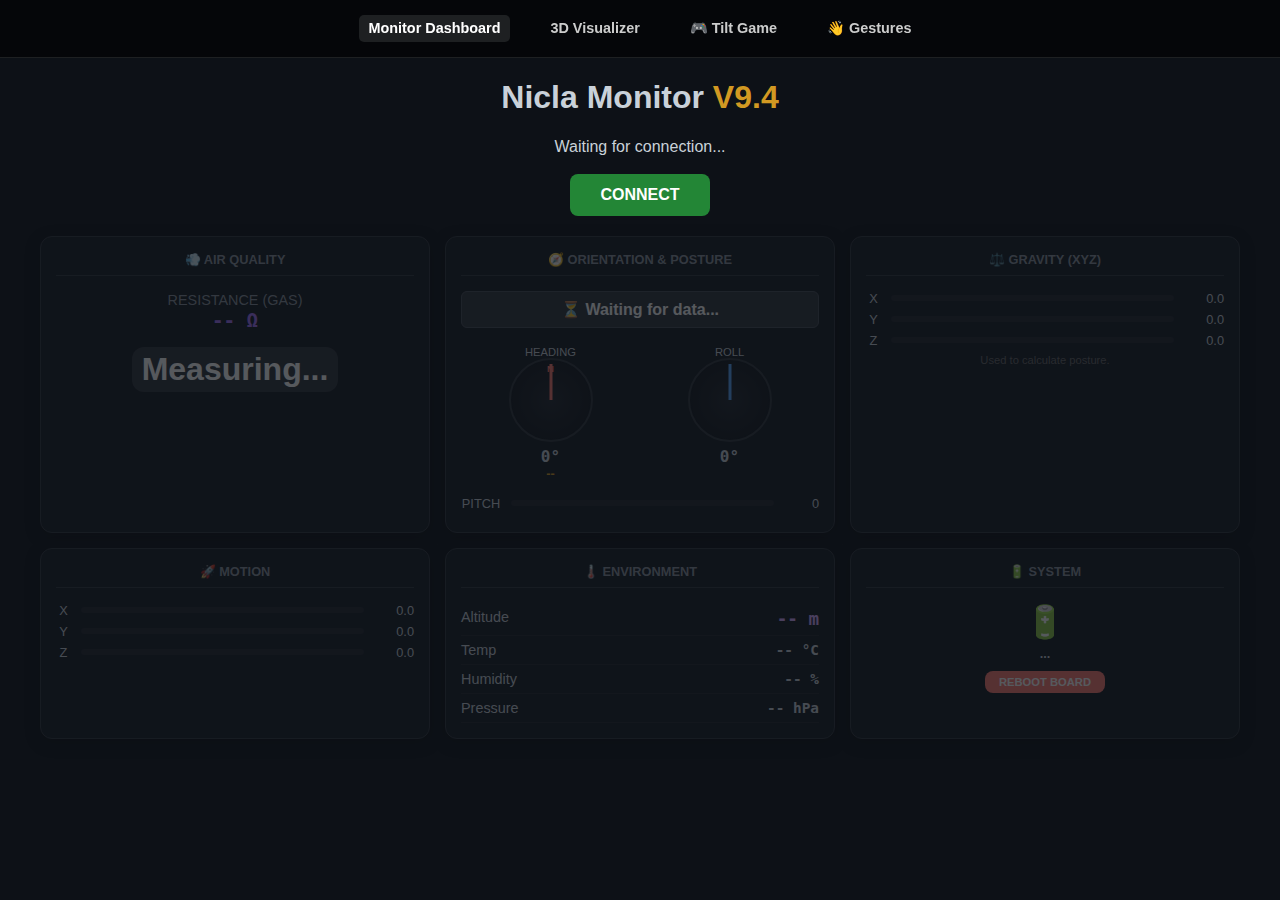
<file: docs/index.html>
<!DOCTYPE html>
<html lang="es">
<head>
    <meta charset="UTF-8">
    <meta name="viewport" content="width=device-width, initial-scale=1.0">
    <title>Nicla V9.4 - Dashboard Postura</title>
    <style>
        :root {
            --bg: #0d1117; --card: #161b22; --text: #c9d1d9; 
            --accent: #58a6ff; --danger: #ff7b72; --success: #3fb950;
            --warn: #d29922; --info: #d2a8ff; --purple: #a371f7;
            --badge-bg: #30363d;
        }
        /* 
         * GLOBAL STYLES
         * - Dark mode variables defined in :root for easy theming.
         * - Key colors: Accent (Blue), Danger (Red), Success (Green), Warn (Yellow).
         */
        body { font-family: 'Segoe UI', sans-serif; background: var(--bg); color: var(--text); padding: 20px; text-align: center; margin: 0;}
        
        .header { margin-bottom: 20px; }
        button { 
            padding: 12px 30px; border-radius: 8px; border: none; 
            background: #238636; color: white; font-weight: bold; 
            cursor: pointer; font-size: 1rem; transition: 0.2s;
        }
        button:hover { background: #2ea043; }
        
        .grid { 
            display: grid; grid-template-columns: repeat(auto-fit, minmax(300px, 1fr)); 
            gap: 15px; max-width: 1200px; margin: 0 auto; 
            opacity: 0.3; pointer-events: none; transition: opacity 0.5s;
        }
        .card { 
            background: var(--card); padding: 15px; border-radius: 12px; 
            border: 1px solid #30363d; box-shadow: 0 4px 15px rgba(0,0,0,0.3); 
        }
        h3 { margin: 0 0 15px 0; font-size: 0.8rem; text-transform: uppercase; color: #8b949e; border-bottom: 1px solid #30363d; padding-bottom: 8px; }

        /* COMPASS */
        .compass-row { display: flex; justify-content: space-around; }
        .compass-wrapper { position: relative; width: 90px; text-align: center; }
        .compass-circle {
            width: 80px; height: 80px; border: 2px solid #30363d; border-radius: 50%;
            background: radial-gradient(circle, #21262d 0%, #0d1117 100%);
            position: relative; margin: 0 auto; display: flex; justify-content: center; align-items: center;
        }
        .needle {
            width: 3px; height: 45%; background: var(--accent);
            position: absolute; bottom: 50%; left: 50%; transform-origin: bottom center;
            transform: translateX(-50%); transition: transform 0.1s linear;
        }
        .mark { position: absolute; font-size: 0.6rem; color: #484f58; font-weight: bold; }
        .mark.n { top: 3px; color: var(--danger); }
        .val-display { font-size: 1rem; font-weight: bold; margin-top: 5px; font-family: monospace;}
        .cardinal { font-size: 0.8rem; color: var(--warn); font-weight: bold; display: block;}

        /* POSTURE BADGE */
        .posture-badge {
            background: var(--badge-bg); color: white; padding: 8px; border-radius: 6px;
            font-weight: bold; margin-top: 15px; border: 1px solid #484f58;
            transition: background 0.3s;
        }

        /* BARS */
        .bar-container { display: flex; align-items: center; margin-bottom: 6px; font-size: 0.8rem; }
        .bar-track { flex-grow: 1; height: 6px; background: #21262d; border-radius: 3px; margin: 0 10px; position: relative; overflow: hidden; }
        .bar-fill { height: 100%; background: var(--accent); width: 0%; position: absolute; left: 50%; transition: 0.05s; }
        
        .data-row { display: flex; justify-content: space-between; border-bottom: 1px solid #21262d; padding: 6px 0; font-size: 0.9rem;}
        .data-val { font-weight: bold; font-family: monospace; }
        .alt-val { color: var(--info); font-size: 1.1rem; }

        /* --- PASTE INSIDE <style> --- */
        .air-quality-badge {
            display: inline-block;
            background: #30363d; color: #fff; 
            padding: 4px 10px; border-radius: 12px;
            font-size: 2rem; font-weight: bold;
            margin-top: 15px;
        }

        /* Navigation Bar */
        .nav-bar {
            position: relative;
            margin: -20px -20px 20px -20px; /* Counteract body padding */
            background: rgba(0, 0, 0, 0.6); /* Match style.css */
            backdrop-filter: blur(10px);
            display: flex;
            justify-content: center;
            padding: 15px;
            border-bottom: 1px solid rgba(255,255,255,0.1);
            z-index: 1000;
        }
        .nav-link {
            color: #ccc; /* Match style.css */
            text-decoration: none;
            margin: 0 15px;
            font-weight: 600;
            font-size: 0.9rem;
            padding: 5px 10px;
            border-radius: 5px;
            transition: all 0.2s;
            font-family: 'Segoe UI', sans-serif; /* Keep native font but same size */
        }
        .nav-link:hover, .nav-link.active {
            color: white;
            background: rgba(255,255,255,0.1);
        }
    </style>
</head>
<body>
    <nav class="nav-bar">
        <a href="index.html" class="nav-link active">Monitor Dashboard</a>
        <a href="3dmodel.html" class="nav-link">3D Visualizer</a>
        <a href="game.html" class="nav-link">🎮 Tilt Game</a>
        <a href="gestures.html" class="nav-link">👋 Gestures</a>
    </nav>

    <div class="header">
        <h1>Nicla Monitor <span style="color:var(--warn)">V9.4</span></h1>
        <div id="status">Waiting for connection...</div>
        <br><button id="connectBtn">CONNECT</button>
    </div>

    <div class="grid" id="uiGrid">
        
        <div class="card">
            <h3>💨 Air Quality</h3>
            <div style="text-align:center; margin-top:10px">
                <span style="font-size:0.9rem; color:#8b949e">RESISTANCE (GAS)</span><br>
                <span id="valGas" class="data-val" style="color:var(--purple); font-size:1.2rem;">-- Ω</span>
                <br>
                <span id="gasBadge" class="air-quality-badge">Measuring...</span>
            </div>
        </div>
        
        <div class="card">
            <h3>🧭 Orientation & Posture</h3>
            
            <div id="postureDisplay" class="posture-badge">⏳ Waiting for data...</div>
            <br>

            <div class="compass-row">
                <div class="compass-wrapper">
                    <div style="font-size:0.7rem;">HEADING</div>
                    <div class="compass-circle">
                        <div class="mark n">N</div>
                        <div id="needleHeading" class="needle" style="background:var(--danger)"></div>
                    </div>
                    <div id="valHeading" class="val-display">0°</div>
                    <span id="cardinalHeading" class="cardinal">--</span> </div>
                <div class="compass-wrapper">
                    <div style="font-size:0.7rem;">ROLL</div>
                    <div class="compass-circle">
                        <div id="needleRoll" class="needle"></div>
                    </div>
                    <div id="valRoll" class="val-display">0°</div>
                </div>
            </div>
            
            <div class="bar-container" style="margin-top:15px">
                <span style="width:40px">PITCH</span>
                <div class="bar-track"><div id="barPitch" class="bar-fill"></div></div>
                <span id="valPitch" style="width:35px; text-align:right">0</span>
            </div>
        </div>

        <div class="card">
            <h3>⚖️ Gravity (XYZ)</h3>
            <div class="bar-container">
                <span style="width:15px">X</span>
                <div class="bar-track"><div id="barGx" class="bar-fill" style="background:var(--success)"></div></div>
                <span id="valGx" style="width:40px; text-align:right">0.0</span>
            </div>
            <div class="bar-container">
                <span style="width:15px">Y</span>
                <div class="bar-track"><div id="barGy" class="bar-fill" style="background:var(--success)"></div></div>
                <span id="valGy" style="width:40px; text-align:right">0.0</span>
            </div>
            <div class="bar-container">
                <span style="width:15px">Z</span>
                <div class="bar-track"><div id="barGz" class="bar-fill" style="background:var(--success)"></div></div>
                <span id="valGz" style="width:40px; text-align:right">0.0</span>
            </div>
            <p style="font-size:0.7rem; color:#666; margin-top:5px">Used to calculate posture.</p>
        </div>

        <div class="card">
            <h3>🚀 Motion</h3>
            <div class="bar-container">
                <span style="width:15px">X</span>
                <div class="bar-track"><div id="barAx" class="bar-fill" style="background:var(--warn)"></div></div>
                <span id="valAx" style="width:40px; text-align:right">0.0</span>
            </div>
            <div class="bar-container">
                <span style="width:15px">Y</span>
                <div class="bar-track"><div id="barAy" class="bar-fill" style="background:var(--warn)"></div></div>
                <span id="valAy" style="width:40px; text-align:right">0.0</span>
            </div>
            <div class="bar-container">
                <span style="width:15px">Z</span>
                <div class="bar-track"><div id="barAz" class="bar-fill" style="background:var(--warn)"></div></div>
                <span id="valAz" style="width:40px; text-align:right">0.0</span>
            </div>
        </div>

        <div class="card">
            <h3>🌡️ Environment</h3>
            <div class="data-row">
                <span>Altitude</span>
                <span id="valAlt" class="data-val alt-val">-- m</span>
            </div>
            <div class="data-row">
                <span>Temp</span>
                <span id="valTemp" class="data-val">-- °C</span>
            </div>
            <div class="data-row">
                <span>Humidity</span>
                <span id="valHum" class="data-val">-- %</span>
            </div>
            <div class="data-row">
                <span>Pressure</span>
                <span id="valPress" class="data-val">-- hPa</span>
            </div>
        </div>

        <div class="card">
            <h3>🔋 System</h3>
            <div style="text-align:center; margin-top:10px">
                <div id="batIcon" style="font-size: 2rem;">🔋</div>
                <div id="batStatusText" style="font-weight:bold; font-size:0.8rem; margin-top:5px; margin-bottom: 5px;">...</div>
                <button id="resetBtn" style="background:var(--danger); font-size:0.7rem; padding: 5px 10px; margin-top:5px; width:100%; max-width:120px" onclick="resetBoard()">REBOOT BOARD</button>
            </div>
        </div>

    </div>

    <script>
        // ------------------------------------------------------------------
        // CONFIGURATION & UUIDS
        // ------------------------------------------------------------------
        // Service UUID must match the Arduino definitions.
        const SERVICE_UUID = "19B10000-0000-0000-0000-000000000000";
        
        // Dictionary mapping internal keys to their respective Characteristic UUIDs.
        const UUIDS = {
            heading: "19b10001-0000-0000-0000-000000000000",
            pitch:   "19b10002-0000-0000-0000-000000000000",
            roll:    "19b10003-0000-0000-0000-000000000000",
            vecGravity: "19b10004-0000-0000-0000-000000000000",
            vecAccel:   "19b10013-0000-0000-0000-000000000000", 
            temp:    "19b10007-0000-0000-0000-000000000000",
            hum:     "19b10008-0000-0000-0000-000000000000",
            press:   "19b10009-0000-0000-0000-000000000000",
            gas:     "19b10010-0000-0000-0000-000000000000",
            bat:     "19b10011-0000-0000-0000-000000000000",
            alt:     "19b10012-0000-0000-0000-000000000000",
            reset:   "19b10014-0000-0000-0000-000000000000"
        };

        const btn = document.getElementById('connectBtn');
        const statusDiv = document.getElementById('status');

        // SENSOR CONSTANTS
        // The Nicla sends raw integer values for Gravity/Accel.
        // The scale is 4096 units = 1 G (9.8 m/s^2).
        const SENSOR_SCALE = 4096.0; 

        btn.addEventListener('click', async () => {
            try {
                statusDiv.innerText = "Connecting...";
                const device = await navigator.bluetooth.requestDevice({
                    filters: [{ namePrefix: 'Nicla' }],
                    optionalServices: [SERVICE_UUID.toLowerCase()]
                });

                const server = await device.gatt.connect();
                const service = await server.getPrimaryService(SERVICE_UUID.toLowerCase());
                
                // Save service globally for reset function
                window.niclaService = service;

                statusDiv.innerText = "🟢 Connected & Calibrated";
                // Reveal the dashboard UI
                // Reveal the dashboard UI
                const uiGrid = document.getElementById('uiGrid');
                uiGrid.style.opacity = 1;
                uiGrid.style.pointerEvents = 'auto'; // FIX: Re-enable clicks
                btn.style.display = 'none';

                // -----------------------------------------
                // 1. SETUP NOTIFICATIONS
                // -----------------------------------------
                // We subscribe to all characteristics to receive real-time updates.
                
                // Orientation (Heading, Pitch, Roll)
                // Orientation (Heading, Pitch, Roll) - Combined Vector
                // Reusing UUIDS.heading as the base for the orientation vector
                await setupVectorChar(service, UUIDS.heading, (h, p, r) => {
                    updateHeading(h);
                    updateBar('Pitch', p, 90);
                    updateCompass('Roll', r);
                });

                // 2. GRAVITY (Divide by 4096)
                await setupVectorChar(service, UUIDS.vecGravity, (x, y, z) => {
                    let gx = x / SENSOR_SCALE;
                    let gy = y / SENSOR_SCALE;
                    let gz = z / SENSOR_SCALE;
                    
                    updateBar('Gx', gx, 1.5);
                    updateBar('Gy', gy, 1.5);
                    updateBar('Gz', gz, 1.5);
                    calculatePosture(gx, gy, gz); // Posture will work now
                });

                // 3. ACCELERATION (Divide by 4096)
                await setupVectorChar(service, UUIDS.vecAccel, (x, y, z) => {
                    let ax = x / SENSOR_SCALE;
                    let ay = y / SENSOR_SCALE;
                    let az = z / SENSOR_SCALE;

                    updateBar('Ax', ax, 2.0); 
                    updateBar('Ay', ay, 2.0);
                    updateBar('Az', az, 2.0);
                });

                // Environmental Sensors
                await setupChar(service, UUIDS.temp, (v) => setText('valTemp', v.toFixed(1) + " °C"));
                await setupChar(service, UUIDS.hum, (v) => setText('valHum', Math.round(v) + " %"));
                await setupChar(service, UUIDS.press, (v) => setText('valPress', Math.round(v) + " hPa"));
                await setupChar(service, UUIDS.alt, (v) => setText('valAlt', v.toFixed(1) + " m"));
                await setupCharInt(service, UUIDS.gas, (v) => {
                    setText('valGas', v + " Ω");
                    evaluateAirQuality(v); // Trigger air quality update
                });
                await setupCharByte(service, UUIDS.bat, updateBattery);

            } catch (e) {
                console.error(e);
                statusDiv.innerText = "Disconnected / Error";
                btn.style.display = 'inline-block';
            }
        });


        // ------------------------------------------------------------------
        // BUSINESS LOGIC
        // ------------------------------------------------------------------
        /* 
         * Function: calculatePosture
         * Determines the physical orientation of the device based on the Gravity Vector.
         * Logic:
         * - Finds the axis with the highest absolute gravity value (dominant axis).
         * - Checks the sign (+/-) to determine direction (Up/Down).
         * - Updates the posture badge UI.
         */
        
        function calculatePosture(x, y, z) {
            const badge = document.getElementById('postureDisplay');
            const absX = Math.abs(x); const absY = Math.abs(y); const absZ = Math.abs(z);
            let text = "Desconocido"; let color = "#30363d";

            // Minimum threshold to avoid noise (0.5G)
            if (absX < 0.2 && absY < 0.2 && absZ < 0.2) {
                badge.innerText = "⚠️ INVALID DATA"; badge.style.background = "#30363d"; return;
            }

            if (absZ > absX && absZ > absY) {
                if (z > 0) { text = "⬆️ FACE UP"; color = "#238636"; }
                else       { text = "⬇️ FACE DOWN";  color = "#da3633"; }
            } else if (absY > absX && absY > absZ) {
                // Y Axis: USB cable is usually up or down
                if (y > 0) { text = "↕️ VERTICAL (USB DOWN)"; color = "#9a6700"; }
                else       { text = "↕️ VERTICAL (USB UP)"; color = "#9a6700"; }
            } else {
                if (x > 0) { text = "⬅️ ON SIDE (LEFT)"; color = "#1f6feb"; }
                else       { text = "➡️ ON SIDE (RIGHT)"; color = "#1f6feb"; }
            }
            badge.innerText = text; badge.style.background = color;
        }

        /*
         * Function: updateHeading
         * Rotates the compass needle CSS transform based on the 0-360 degree value.
         * Also converts degree to Cardinal Direction (N, NE, E...) for display.
         */
        function updateHeading(val) {
            document.getElementById('valHeading').innerText = Math.round(val) + "°";
            document.getElementById('needleHeading').style.transform = `translateX(-50%) rotate(${val}deg)`;
            const directions = ["N", "NE", "E", "SE", "S", "SO", "O", "NO"];
            const index = Math.round(val / 45) % 8;
            document.getElementById('cardinalHeading').innerText = directions[index];
        }

        // ------------------------------------------------------------------
        // BLUETOOTH HELPER FUNCTIONS
        // ------------------------------------------------------------------
        /*
         * Generic helpers to:
         * 1. Get characteristic from service.
         * 2. Start Notifications (subscribe).
         * 3. Add event listener for 'characteristicvaluechanged'.
         * 4. Parse DataView based on type (Float32, Int32, Uint8).
         */
        async function setupChar(service, uuid, cb) {
            try {
                const c = await service.getCharacteristic(uuid); await c.startNotifications();
                c.addEventListener('characteristicvaluechanged', (e) => cb(e.target.value.getFloat32(0, true)));
            } catch(e) {}
        }
        async function setupVectorChar(service, uuid, cb) {
            try {
                const c = await service.getCharacteristic(uuid); await c.startNotifications();
                c.addEventListener('characteristicvaluechanged', (e) => {
                    const d = e.target.value;
                    cb(d.getFloat32(0, true), d.getFloat32(4, true), d.getFloat32(8, true));
                });
            } catch(e) {}
        }
        async function setupCharInt(service, uuid, cb) {
            try {
                const c = await service.getCharacteristic(uuid); await c.startNotifications();
                c.addEventListener('characteristicvaluechanged', (e) => cb(e.target.value.getInt32(0, true)));
            } catch(e) {}
        }
        async function setupCharByte(service, uuid, cb) {
            try {
                const c = await service.getCharacteristic(uuid); await c.startNotifications();
                c.addEventListener('characteristicvaluechanged', (e) => cb(e.target.value.getUint8(0)));
            } catch(e) {}
        }

        function setText(id, val) { document.getElementById(id).innerText = val; }
        function updateCompass(type, val) {
            document.getElementById('val'+type).innerText = Math.round(val) + "°";
            const rot = type === 'Heading' ? val : -val;
            document.getElementById('needle'+type).style.transform = `translateX(-50%) rotate(${rot}deg)`;
        }
        function updateBar(suffix, val, max) {
            document.getElementById('val'+suffix).innerText = val.toFixed(2);
            if(val > max) val = max; if(val < -max) val = -max;
            const pct = (Math.abs(val)/max)*50;
            const bar = document.getElementById('bar'+suffix);
            bar.style.width = pct + "%";
            bar.style.left = (val < 0) ? (50 - pct)+"%" : "50%";
        }
        function updateBattery(code) {
            const t = document.getElementById('batStatusText');
            if(code===1) t.innerText="CHARGING"; else if(code===2) t.innerText="FULL";
            else if(code===3) t.innerText="CRITICAL"; else t.innerText="IN USE";
        }
        function evaluateAirQuality(ohms) {
    const badge = document.getElementById('gasBadge');
    let text = ""; let color = "";

    // Logic: Higher resistance = cleaner air
    if (ohms > 50000) { text = "✨ VERY GOOD"; color = "#238636"; }
    else if (ohms > 20000) { text = "🌿 GOOD"; color = "#3f6d46"; }
    else if (ohms > 10000) { text = "😐 MODERATE"; color = "#d29922"; }
    else if (ohms > 5000) { text = "😷 POOR"; color = "#da3633"; }
    else { text = "💀 VERY POOR"; color = "#82071e"; }

    badge.innerText = text;
    badge.style.backgroundColor = color;
}

// REMOTE RESET FUNCTION
async function resetBoard() {
    if (!window.niclaService) return;
    if (!confirm("⚠️ REBOOT BOARD?\nThis will disconnect Bluetooth.")) return;
    
    try {
        const c = await window.niclaService.getCharacteristic(UUIDS.reset);
        const resetCmd = new Uint8Array([1]);
        
        // Try WriteWithoutResponse first (faster, no ack needed)
        if (c.properties.writeWithoutResponse) {
             await c.writeValueWithoutResponse(resetCmd);
        } else {
             // Fallback to normal write, but catch the disconnect error
             // because the board resets immediately
             c.writeValue(resetCmd).catch(() => {});
        }
        
        alert("Reboot command sent. Reconnecting...");
        location.reload(); 
    } catch(e) {
        // If we get here, likely getting the characteristic failed
        console.error(e);
        alert("Error sending reset: " + e);
    }
}
    </script>
</body>
</html>
</file>
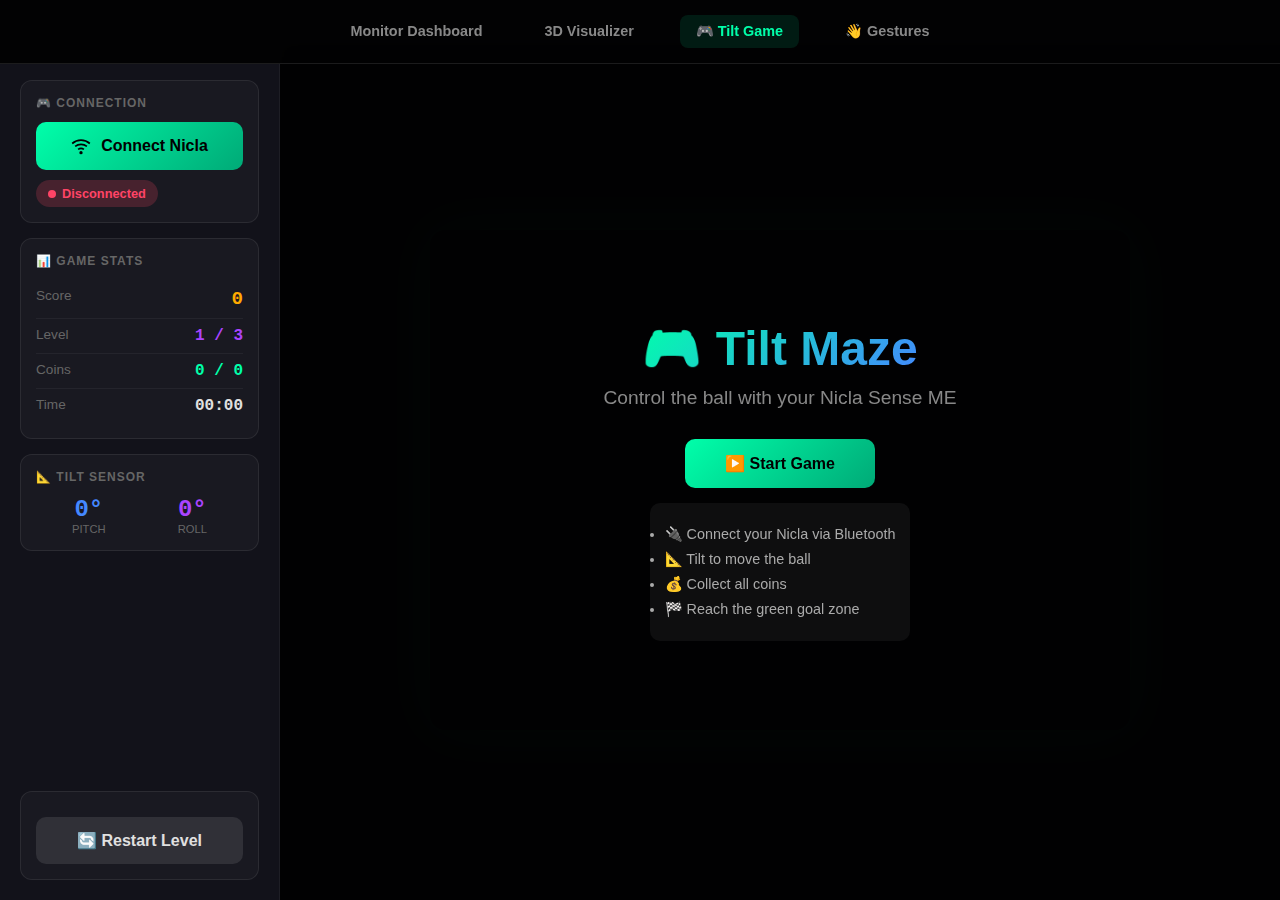
<file: docs/game.html>
<!DOCTYPE html>
<html lang="es">
<head>
    <meta charset="UTF-8">
    <meta name="viewport" content="width=device-width, initial-scale=1.0">
    <title>Nicla Tilt Maze - Game</title>
    <style>
        :root {
            --bg: #0a0a0f;
            --card: #12121a;
            --text: #e0e0e0;
            --accent: #00ffaa;
            --accent-dim: #00aa77;
            --danger: #ff4466;
            --warn: #ffaa00;
            --purple: #aa44ff;
            --blue: #4488ff;
        }

        * { margin: 0; padding: 0; box-sizing: border-box; }

        body {
            font-family: 'Segoe UI', sans-serif;
            background: var(--bg);
            color: var(--text);
            min-height: 100vh;
            overflow: hidden;
        }

        /* Navigation Bar */
        .nav-bar {
            position: fixed;
            top: 0;
            left: 0;
            right: 0;
            background: rgba(0, 0, 0, 0.8);
            backdrop-filter: blur(10px);
            display: flex;
            justify-content: center;
            padding: 15px;
            border-bottom: 1px solid rgba(255,255,255,0.1);
            z-index: 1000;
        }

        .nav-link {
            color: #888;
            text-decoration: none;
            margin: 0 15px;
            font-weight: 600;
            font-size: 0.9rem;
            padding: 8px 16px;
            border-radius: 8px;
            transition: all 0.3s;
        }

        .nav-link:hover { color: white; background: rgba(255,255,255,0.1); }
        .nav-link.active { color: var(--accent); background: rgba(0, 255, 170, 0.1); }

        /* Main Layout */
        .container {
            display: flex;
            height: 100vh;
            padding-top: 60px;
        }

        /* Sidebar */
        .sidebar {
            width: 280px;
            background: var(--card);
            padding: 20px;
            display: flex;
            flex-direction: column;
            gap: 15px;
            border-right: 1px solid rgba(255,255,255,0.05);
        }

        .card {
            background: rgba(255,255,255,0.03);
            border: 1px solid rgba(255,255,255,0.08);
            border-radius: 12px;
            padding: 15px;
        }

        .card h2 {
            font-size: 0.75rem;
            text-transform: uppercase;
            color: #666;
            margin-bottom: 12px;
            letter-spacing: 1px;
        }

        .btn {
            width: 100%;
            padding: 14px;
            border: none;
            border-radius: 10px;
            font-weight: 700;
            font-size: 1rem;
            cursor: pointer;
            transition: all 0.3s;
            display: flex;
            align-items: center;
            justify-content: center;
            gap: 10px;
        }

        .btn-connect {
            background: linear-gradient(135deg, var(--accent), var(--accent-dim));
            color: #000;
        }
        .btn-connect:hover { transform: translateY(-2px); box-shadow: 0 5px 20px rgba(0, 255, 170, 0.3); }

        .btn-restart {
            background: rgba(255,255,255,0.1);
            color: var(--text);
            margin-top: 10px;
        }
        .btn-restart:hover { background: rgba(255,255,255,0.15); }

        .status-badge {
            display: inline-flex;
            align-items: center;
            gap: 6px;
            padding: 6px 12px;
            border-radius: 20px;
            font-size: 0.8rem;
            font-weight: 600;
            margin-top: 10px;
        }

        .status-badge.disconnected { background: rgba(255,68,102,0.2); color: var(--danger); }
        .status-badge.connected { background: rgba(0,255,170,0.2); color: var(--accent); }

        .status-dot {
            width: 8px;
            height: 8px;
            border-radius: 50%;
            background: currentColor;
            animation: pulse 1.5s infinite;
        }

        @keyframes pulse {
            0%, 100% { opacity: 1; }
            50% { opacity: 0.4; }
        }

        /* Stats */
        .stat-row {
            display: flex;
            justify-content: space-between;
            padding: 8px 0;
            border-bottom: 1px solid rgba(255,255,255,0.05);
        }

        .stat-row:last-child { border-bottom: none; }
        .stat-label { color: #666; font-size: 0.85rem; }
        .stat-value { font-weight: 700; font-family: 'Courier New', monospace; }
        .stat-value.score { color: var(--warn); font-size: 1.2rem; }
        .stat-value.level { color: var(--purple); }
        .stat-value.coins { color: var(--accent); }

        /* Tilt Display */
        .tilt-display {
            display: flex;
            justify-content: space-around;
            margin-top: 10px;
        }

        .tilt-item {
            text-align: center;
        }

        .tilt-value {
            font-size: 1.5rem;
            font-weight: 700;
            font-family: 'Courier New', monospace;
        }

        .tilt-label {
            font-size: 0.7rem;
            color: #666;
            text-transform: uppercase;
        }

        /* Game Area */
        .game-area {
            flex: 1;
            display: flex;
            align-items: center;
            justify-content: center;
            position: relative;
        }

        #gameCanvas {
            border-radius: 16px;
            box-shadow: 0 0 60px rgba(0, 255, 170, 0.15);
        }

        /* Overlays */
        .overlay {
            position: absolute;
            top: 0;
            left: 0;
            right: 0;
            bottom: 0;
            background: rgba(0,0,0,0.85);
            display: flex;
            flex-direction: column;
            align-items: center;
            justify-content: center;
            z-index: 100;
            transition: opacity 0.5s;
        }

        .overlay.hidden { opacity: 0; pointer-events: none; }

        .overlay h1 {
            font-size: 3rem;
            margin-bottom: 10px;
            background: linear-gradient(135deg, var(--accent), var(--blue));
            -webkit-background-clip: text;
            background-clip: text;
            -webkit-text-fill-color: transparent;
        }

        .overlay p {
            font-size: 1.2rem;
            color: #888;
            margin-bottom: 30px;
        }

        .overlay .emoji {
            font-size: 5rem;
            margin-bottom: 20px;
        }

        /* Instructions */
        .instructions {
            background: rgba(255,255,255,0.05);
            padding: 15px;
            border-radius: 10px;
            text-align: left;
            max-width: 300px;
            margin-top: 15px;
        }

        .instructions li {
            margin: 8px 0;
            color: #aaa;
            font-size: 0.9rem;
        }
    </style>
</head>
<body>
    <nav class="nav-bar">
        <a href="index.html" class="nav-link">Monitor Dashboard</a>
        <a href="3dmodel.html" class="nav-link">3D Visualizer</a>
        <a href="game.html" class="nav-link active">🎮 Tilt Game</a>
        <a href="gestures.html" class="nav-link">👋 Gestures</a>
    </nav>

    <div class="container">
        <aside class="sidebar">
            <div class="card">
                <h2>🎮 Connection</h2>
                <button id="connectBtn" class="btn btn-connect">
                    <svg width="20" height="20" viewBox="0 0 24 24" fill="none" stroke="currentColor" stroke-width="2">
                        <path d="M5 12.55a11 11 0 0 1 14.08 0"/>
                        <path d="M1.42 9a16 16 0 0 1 21.16 0"/>
                        <path d="M8.53 16.11a6 6 0 0 1 6.95 0"/>
                        <circle cx="12" cy="20" r="1"/>
                    </svg>
                    Connect Nicla
                </button>
                <div id="statusBadge" class="status-badge disconnected">
                    <span class="status-dot"></span>
                    <span id="statusText">Disconnected</span>
                </div>
            </div>

            <div class="card">
                <h2>📊 Game Stats</h2>
                <div class="stat-row">
                    <span class="stat-label">Score</span>
                    <span id="scoreDisplay" class="stat-value score">0</span>
                </div>
                <div class="stat-row">
                    <span class="stat-label">Level</span>
                    <span id="levelDisplay" class="stat-value level">1 / 3</span>
                </div>
                <div class="stat-row">
                    <span class="stat-label">Coins</span>
                    <span id="coinsDisplay" class="stat-value coins">0 / 0</span>
                </div>
                <div class="stat-row">
                    <span class="stat-label">Time</span>
                    <span id="timeDisplay" class="stat-value">00:00</span>
                </div>
            </div>

            <div class="card">
                <h2>📐 Tilt Sensor</h2>
                <div class="tilt-display">
                    <div class="tilt-item">
                        <div id="pitchDisplay" class="tilt-value" style="color: var(--blue)">0°</div>
                        <div class="tilt-label">Pitch</div>
                    </div>
                    <div class="tilt-item">
                        <div id="rollDisplay" class="tilt-value" style="color: var(--purple)">0°</div>
                        <div class="tilt-label">Roll</div>
                    </div>
                </div>
            </div>

            <div class="card" style="margin-top: auto;">
                <button id="restartBtn" class="btn btn-restart">🔄 Restart Level</button>
            </div>
        </aside>

        <main class="game-area">
            <canvas id="gameCanvas" width="700" height="500"></canvas>

            <!-- Start Overlay -->
            <div id="startOverlay" class="overlay">
                <h1>🎮 Tilt Maze</h1>
                <p>Control the ball with your Nicla Sense ME</p>
                <button id="startBtn" class="btn btn-connect" style="width: auto; padding: 15px 40px;">
                    ▶️ Start Game
                </button>
                <ul class="instructions">
                    <li>🔌 Connect your Nicla via Bluetooth</li>
                    <li>📐 Tilt to move the ball</li>
                    <li>💰 Collect all coins</li>
                    <li>🏁 Reach the green goal zone</li>
                </ul>
            </div>

            <!-- Win Overlay -->
            <div id="winOverlay" class="overlay hidden">
                <div class="emoji">🎉</div>
                <h1>Level Complete!</h1>
                <p id="winMessage">Great job!</p>
                <button id="nextLevelBtn" class="btn btn-connect" style="width: auto; padding: 15px 40px;">
                    ➡️ Next Level
                </button>
            </div>

            <!-- Game Complete Overlay -->
            <div id="completeOverlay" class="overlay hidden">
                <div class="emoji">🏆</div>
                <h1>You Win!</h1>
                <p id="finalScore">Final Score: 0</p>
                <button id="playAgainBtn" class="btn btn-connect" style="width: auto; padding: 15px 40px;">
                    🔄 Play Again
                </button>
            </div>
        </main>
    </div>

    <script>
        // ==================================================================
        // CONFIGURATION
        // ==================================================================
        const SERVICE_UUID = "19b10000-0000-0000-0000-000000000000";
        const UUID_ORIENTATION = "19b10001-0000-0000-0000-000000000000";

        const canvas = document.getElementById('gameCanvas');
        const ctx = canvas.getContext('2d');

        // ==================================================================
        // GAME STATE
        // ==================================================================
        let gameState = {
            isConnected: false,
            isPlaying: false,
            currentLevel: 0,
            score: 0,
            startTime: null,
            pitch: 0,
            roll: 0
        };

        // Ball physics
        let ball = {
            x: 50,
            y: 50,
            vx: 0,
            vy: 0,
            radius: 12
        };

        const FRICTION = 0.98;      // Less friction = more sliding, smoother feel
        const ACCELERATION = 0.04;  // Higher = faster response to tilt
        const MAX_SPEED = 4;        // Max ball speed

        // ==================================================================
        // LEVEL DEFINITIONS (now empty - using procedural generation only)
        // ==================================================================
        const levels = [];

        // ==================================================================
        // PROCEDURAL LEVEL GENERATOR
        // ==================================================================
        function generateRandomLevel(levelNum) {
            const difficulty = Math.min(levelNum, 15); // Cap difficulty at 15
            const padding = 50;
            const ballRadius = 12;
            
            // Random start position (left side)
            const start = {
                x: padding + ballRadius + Math.random() * 50,
                y: padding + ballRadius + Math.random() * (canvas.height - padding * 2 - ballRadius * 2)
            };
            
            // Random goal position (right side)
            const goal = {
                x: canvas.width - padding - 60,
                y: padding + Math.random() * (canvas.height - padding * 2 - 60),
                width: 60,
                height: 60
            };
            
            // Generate walls - more walls as difficulty increases
            const numWalls = 3 + Math.floor(difficulty * 0.8);
            const walls = [];
            
            for (let i = 0; i < numWalls; i++) {
                const isVertical = Math.random() > 0.5;
                let wall;
                
                if (isVertical) {
                    const w = 20;
                    const h = 100 + Math.random() * 200;
                    const x = 100 + Math.random() * (canvas.width - 200);
                    const y = Math.random() * (canvas.height - h);
                    wall = { x, y, w, h };
                } else {
                    const w = 100 + Math.random() * 200;
                    const h = 20;
                    const x = Math.random() * (canvas.width - w);
                    const y = 50 + Math.random() * (canvas.height - 100);
                    wall = { x, y, w, h };
                }
                
                // Make sure wall doesn't block start or goal
                const blocksStart = circleRectCollision(start.x, start.y, ballRadius + 10, wall);
                const blocksGoal = wall.x < goal.x + goal.width && wall.x + wall.w > goal.x &&
                                   wall.y < goal.y + goal.height && wall.y + wall.h > goal.y;
                
                if (!blocksStart && !blocksGoal) {
                    walls.push(wall);
                }
            }
            
            // Generate coins - more coins as difficulty increases
            const numCoins = 4 + Math.floor(difficulty * 0.5);
            const coins = [];
            
            for (let i = 0; i < numCoins; i++) {
                let coin;
                let attempts = 0;
                let valid = false;
                
                while (!valid && attempts < 20) {
                    coin = {
                        x: 50 + Math.random() * (canvas.width - 100),
                        y: 50 + Math.random() * (canvas.height - 100)
                    };
                    
                    // Check coin is not inside a wall
                    valid = true;
                    for (const wall of walls) {
                        if (coin.x > wall.x - 15 && coin.x < wall.x + wall.w + 15 &&
                            coin.y > wall.y - 15 && coin.y < wall.y + wall.h + 15) {
                            valid = false;
                            break;
                        }
                    }
                    attempts++;
                }
                
                if (valid) {
                    coins.push(coin);
                }
            }
            
            return { start, goal, walls, coins, isGenerated: true };
        }

        let currentLevelData = null;
        let collectedCoins = [];

        // ==================================================================
        // BLE CONNECTION
        // ==================================================================
        document.getElementById('connectBtn').addEventListener('click', connectBLE);

        async function connectBLE() {
            try {
                updateStatus('Connecting...', false);

                const device = await navigator.bluetooth.requestDevice({
                    filters: [{ namePrefix: 'Nicla' }],
                    optionalServices: [SERVICE_UUID]
                });

                const server = await device.gatt.connect();
                const service = await server.getPrimaryService(SERVICE_UUID);

                // Subscribe to orientation
                const charOrientation = await service.getCharacteristic(UUID_ORIENTATION);
                await charOrientation.startNotifications();
                charOrientation.addEventListener('characteristicvaluechanged', (e) => {
                    const dv = e.target.value;
                    gameState.pitch = dv.getFloat32(4, true); // Pitch is second float
                    gameState.roll = dv.getFloat32(8, true);  // Roll is third float
                    
                    document.getElementById('pitchDisplay').textContent = Math.round(gameState.pitch) + '°';
                    document.getElementById('rollDisplay').textContent = Math.round(gameState.roll) + '°';
                });

                gameState.isConnected = true;
                updateStatus('Connected', true);

                // Handle disconnect
                device.addEventListener('gattserverdisconnected', () => {
                    gameState.isConnected = false;
                    updateStatus('Disconnected', false);
                });

            } catch (err) {
                console.error(err);
                updateStatus('Connection failed', false);
            }
        }

        function updateStatus(text, connected) {
            const badge = document.getElementById('statusBadge');
            const statusText = document.getElementById('statusText');
            badge.className = 'status-badge ' + (connected ? 'connected' : 'disconnected');
            statusText.textContent = text;
        }

        // ==================================================================
        // GAME LOGIC
        // ==================================================================
        function loadLevel(levelIndex) {
            // Use predefined levels first, then generate random ones
            if (levelIndex < levels.length) {
                currentLevelData = levels[levelIndex];
            } else {
                currentLevelData = generateRandomLevel(levelIndex);
            }
            
            gameState.currentLevel = levelIndex;
            collectedCoins = [];

            ball.x = currentLevelData.start.x;
            ball.y = currentLevelData.start.y;
            ball.vx = 0;
            ball.vy = 0;

            gameState.startTime = Date.now();
            updateUI();
        }

        function startGame() {
            document.getElementById('startOverlay').classList.add('hidden');
            gameState.isPlaying = true;
            gameState.score = 0;
            loadLevel(0);
            requestAnimationFrame(gameLoop);
        }

        function nextLevel() {
            document.getElementById('winOverlay').classList.add('hidden');
            // Always continue to next level - infinite mode!
            loadLevel(gameState.currentLevel + 1);
            gameState.isPlaying = true;
        }

        function showWin() {
            gameState.isPlaying = false;
            document.getElementById('winMessage').textContent = 
                `Score: ${gameState.score} | Time: ${getTimeString()}`;
            document.getElementById('winOverlay').classList.remove('hidden');
        }

        function showComplete() {
            gameState.isPlaying = false;
            document.getElementById('finalScore').textContent = `Final Score: ${gameState.score}`;
            document.getElementById('completeOverlay').classList.remove('hidden');
        }

        function restartLevel() {
            loadLevel(gameState.currentLevel);
            gameState.isPlaying = true;
        }

        function playAgain() {
            document.getElementById('completeOverlay').classList.add('hidden');
            gameState.score = 0;
            loadLevel(0);
            gameState.isPlaying = true;
        }

        // ==================================================================
        // PHYSICS & COLLISION
        // ==================================================================
        function updatePhysics() {
            if (!gameState.isPlaying) return;

            // Apply tilt acceleration
            // Roll controls X (left/right tilt)
            // Pitch controls Y (forward/back tilt)
            ball.vx += gameState.roll * ACCELERATION;
            ball.vy += gameState.pitch * ACCELERATION;

            // Apply friction
            ball.vx *= FRICTION;
            ball.vy *= FRICTION;

            // Clamp speed
            ball.vx = Math.max(-MAX_SPEED, Math.min(MAX_SPEED, ball.vx));
            ball.vy = Math.max(-MAX_SPEED, Math.min(MAX_SPEED, ball.vy));

            // Move ball
            const newX = ball.x + ball.vx;
            const newY = ball.y + ball.vy;

            // Wall collision - frictionless sliding
            let canMoveX = true;
            let canMoveY = true;
            
            for (const wall of currentLevelData.walls) {
                // Check X movement
                if (circleRectCollision(newX, ball.y, ball.radius, wall)) {
                    canMoveX = false;
                    ball.vx = 0; // Stop perpendicular movement, no bounce/friction
                }
                // Check Y movement
                if (circleRectCollision(ball.x, newY, ball.radius, wall)) {
                    canMoveY = false;
                    ball.vy = 0; // Stop perpendicular movement, no bounce/friction
                }
            }

            // Apply movement for directions that are clear
            if (canMoveX) {
                ball.x = newX;
            }
            if (canMoveY) {
                ball.y = newY;
            }

            // Canvas boundary
            ball.x = Math.max(ball.radius, Math.min(canvas.width - ball.radius, ball.x));
            ball.y = Math.max(ball.radius, Math.min(canvas.height - ball.radius, ball.y));

            // Collect coins
            for (let i = 0; i < currentLevelData.coins.length; i++) {
                if (collectedCoins.includes(i)) continue;
                const coin = currentLevelData.coins[i];
                const dx = ball.x - coin.x;
                const dy = ball.y - coin.y;
                if (Math.sqrt(dx*dx + dy*dy) < ball.radius + 15) {
                    collectedCoins.push(i);
                    gameState.score += 100;
                    updateUI();
                }
            }

            // Check goal
            const goal = currentLevelData.goal;
            if (ball.x > goal.x && ball.x < goal.x + goal.width &&
                ball.y > goal.y && ball.y < goal.y + goal.height) {
                // Bonus for remaining time
                gameState.score += 500;
                showWin();
            }
        }

        function circleRectCollision(cx, cy, r, rect) {
            const closestX = Math.max(rect.x, Math.min(cx, rect.x + rect.w));
            const closestY = Math.max(rect.y, Math.min(cy, rect.y + rect.h));
            const dx = cx - closestX;
            const dy = cy - closestY;
            return (dx * dx + dy * dy) < (r * r);
        }

        // ==================================================================
        // RENDERING
        // ==================================================================
        function render() {
            // Clear canvas
            ctx.fillStyle = '#0a0a0f';
            ctx.fillRect(0, 0, canvas.width, canvas.height);

            if (!currentLevelData) return;

            // Draw grid
            ctx.strokeStyle = 'rgba(255,255,255,0.03)';
            ctx.lineWidth = 1;
            for (let x = 0; x < canvas.width; x += 40) {
                ctx.beginPath();
                ctx.moveTo(x, 0);
                ctx.lineTo(x, canvas.height);
                ctx.stroke();
            }
            for (let y = 0; y < canvas.height; y += 40) {
                ctx.beginPath();
                ctx.moveTo(0, y);
                ctx.lineTo(canvas.width, y);
                ctx.stroke();
            }

            // Draw goal
            const goal = currentLevelData.goal;
            ctx.fillStyle = 'rgba(0, 255, 170, 0.3)';
            ctx.strokeStyle = '#00ffaa';
            ctx.lineWidth = 3;
            ctx.fillRect(goal.x, goal.y, goal.width, goal.height);
            ctx.strokeRect(goal.x, goal.y, goal.width, goal.height);
            
            // Goal flag
            ctx.font = '24px sans-serif';
            ctx.textAlign = 'center';
            ctx.fillText('🏁', goal.x + goal.width/2, goal.y + goal.height/2 + 8);

            // Draw walls
            for (const wall of currentLevelData.walls) {
                // Glow effect
                const gradient = ctx.createLinearGradient(wall.x, wall.y, wall.x + wall.w, wall.y + wall.h);
                gradient.addColorStop(0, '#ff4466');
                gradient.addColorStop(1, '#aa44ff');
                
                ctx.shadowColor = '#ff4466';
                ctx.shadowBlur = 15;
                ctx.fillStyle = gradient;
                ctx.fillRect(wall.x, wall.y, wall.w, wall.h);
                ctx.shadowBlur = 0;
            }

            // Draw coins
            for (let i = 0; i < currentLevelData.coins.length; i++) {
                if (collectedCoins.includes(i)) continue;
                const coin = currentLevelData.coins[i];
                
                // Coin glow
                ctx.shadowColor = '#ffaa00';
                ctx.shadowBlur = 15;
                ctx.fillStyle = '#ffaa00';
                ctx.beginPath();
                ctx.arc(coin.x, coin.y, 12, 0, Math.PI * 2);
                ctx.fill();
                ctx.shadowBlur = 0;
                
                // Coin inner
                ctx.fillStyle = '#ffdd66';
                ctx.beginPath();
                ctx.arc(coin.x, coin.y, 8, 0, Math.PI * 2);
                ctx.fill();
            }

            // Draw ball trail
            ctx.shadowColor = '#00ffaa';
            ctx.shadowBlur = 20;
            
            // Ball glow
            const ballGradient = ctx.createRadialGradient(
                ball.x, ball.y, 0,
                ball.x, ball.y, ball.radius
            );
            ballGradient.addColorStop(0, '#ffffff');
            ballGradient.addColorStop(0.3, '#00ffaa');
            ballGradient.addColorStop(1, '#00aa77');

            ctx.fillStyle = ballGradient;
            ctx.beginPath();
            ctx.arc(ball.x, ball.y, ball.radius, 0, Math.PI * 2);
            ctx.fill();
            ctx.shadowBlur = 0;

            // Ball highlight
            ctx.fillStyle = 'rgba(255,255,255,0.4)';
            ctx.beginPath();
            ctx.arc(ball.x - 3, ball.y - 3, 4, 0, Math.PI * 2);
            ctx.fill();
        }

        function updateUI() {
            document.getElementById('scoreDisplay').textContent = gameState.score;
            document.getElementById('levelDisplay').textContent = `Level ${gameState.currentLevel + 1} ∞`;
            document.getElementById('coinsDisplay').textContent = 
                `${collectedCoins.length} / ${currentLevelData ? currentLevelData.coins.length : 0}`;
        }

        function getTimeString() {
            if (!gameState.startTime) return '00:00';
            const elapsed = Math.floor((Date.now() - gameState.startTime) / 1000);
            const mins = Math.floor(elapsed / 60).toString().padStart(2, '0');
            const secs = (elapsed % 60).toString().padStart(2, '0');
            return `${mins}:${secs}`;
        }

        function gameLoop() {
            updatePhysics();
            render();
            document.getElementById('timeDisplay').textContent = getTimeString();
            requestAnimationFrame(gameLoop);
        }

        // ==================================================================
        // EVENT LISTENERS
        // ==================================================================
        document.getElementById('startBtn').addEventListener('click', startGame);
        document.getElementById('nextLevelBtn').addEventListener('click', nextLevel);
        document.getElementById('playAgainBtn').addEventListener('click', playAgain);
        document.getElementById('restartBtn').addEventListener('click', restartLevel);

        // Keyboard fallback for testing without Nicla
        document.addEventListener('keydown', (e) => {
            if (!gameState.isConnected) {
                const TILT = 15;
                if (e.key === 'ArrowUp') gameState.pitch = -TILT;
                if (e.key === 'ArrowDown') gameState.pitch = TILT;
                if (e.key === 'ArrowLeft') gameState.roll = -TILT;
                if (e.key === 'ArrowRight') gameState.roll = TILT;
            }
        });

        document.addEventListener('keyup', (e) => {
            if (!gameState.isConnected) {
                if (e.key === 'ArrowUp' || e.key === 'ArrowDown') gameState.pitch = 0;
                if (e.key === 'ArrowLeft' || e.key === 'ArrowRight') gameState.roll = 0;
            }
        });

        // Initial render
        render();
    </script>
</body>
</html>
</file>
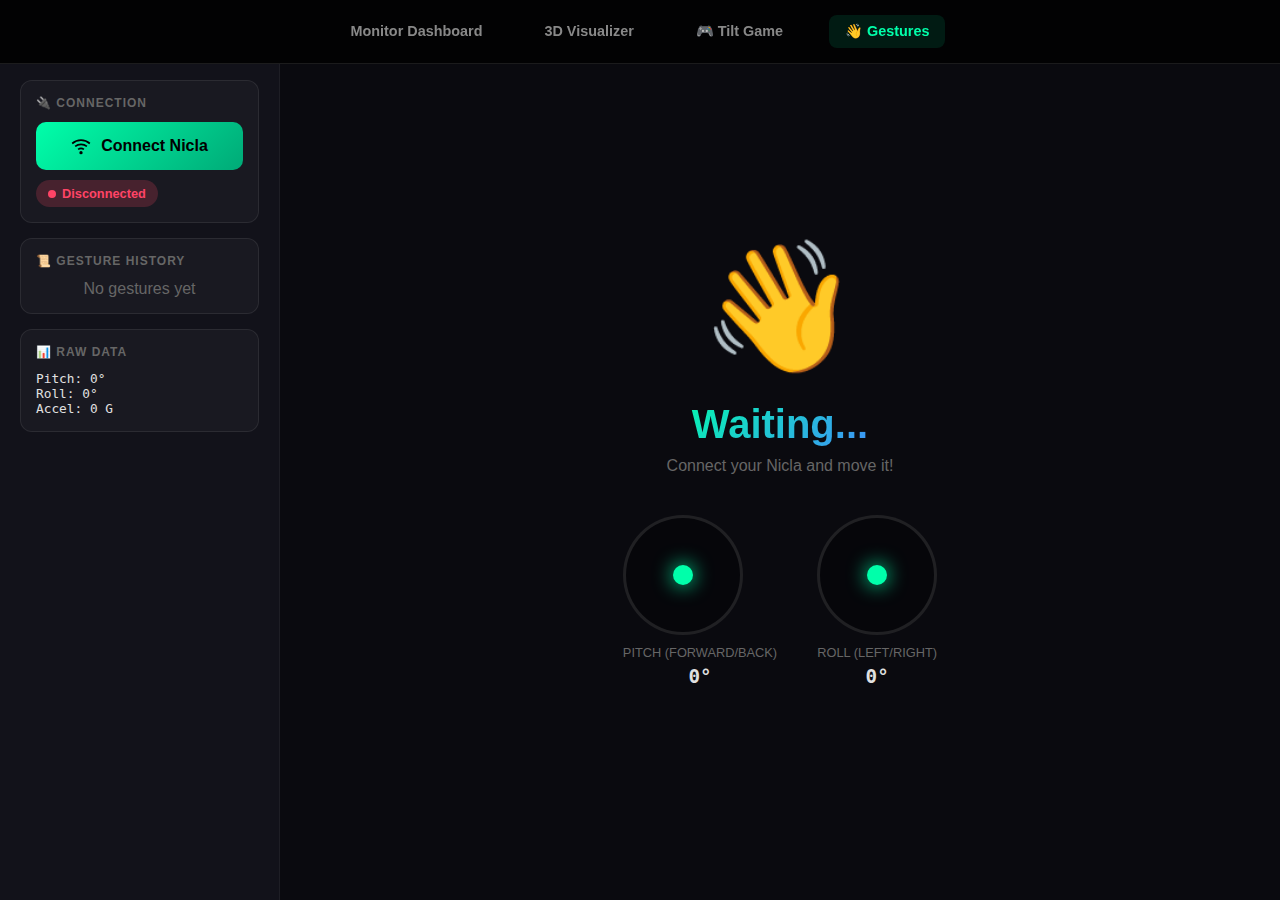
<file: docs/gestures.html>
<!DOCTYPE html>
<html lang="es">
<head>
    <meta charset="UTF-8">
    <meta name="viewport" content="width=device-width, initial-scale=1.0">
    <title>Nicla Gestures - Demo</title>
    <style>
        :root {
            --bg: #0a0a0f;
            --card: #12121a;
            --text: #e0e0e0;
            --accent: #00ffaa;
            --accent-dim: #00aa77;
            --danger: #ff4466;
            --warn: #ffaa00;
            --purple: #aa44ff;
            --blue: #4488ff;
        }

        * { margin: 0; padding: 0; box-sizing: border-box; }

        body {
            font-family: 'Segoe UI', sans-serif;
            background: var(--bg);
            color: var(--text);
            min-height: 100vh;
            overflow-x: hidden;
        }

        /* Navigation Bar */
        .nav-bar {
            position: fixed;
            top: 0;
            left: 0;
            right: 0;
            background: rgba(0, 0, 0, 0.8);
            backdrop-filter: blur(10px);
            display: flex;
            justify-content: center;
            padding: 15px;
            border-bottom: 1px solid rgba(255,255,255,0.1);
            z-index: 1000;
        }

        .nav-link {
            color: #888;
            text-decoration: none;
            margin: 0 15px;
            font-weight: 600;
            font-size: 0.9rem;
            padding: 8px 16px;
            border-radius: 8px;
            transition: all 0.3s;
        }

        .nav-link:hover { color: white; background: rgba(255,255,255,0.1); }
        .nav-link.active { color: var(--accent); background: rgba(0, 255, 170, 0.1); }

        /* Main Layout */
        .container {
            display: flex;
            min-height: 100vh;
            padding-top: 60px;
        }

        /* Sidebar */
        .sidebar {
            width: 280px;
            background: var(--card);
            padding: 20px;
            display: flex;
            flex-direction: column;
            gap: 15px;
            border-right: 1px solid rgba(255,255,255,0.05);
        }

        .card {
            background: rgba(255,255,255,0.03);
            border: 1px solid rgba(255,255,255,0.08);
            border-radius: 12px;
            padding: 15px;
        }

        .card h2 {
            font-size: 0.75rem;
            text-transform: uppercase;
            color: #666;
            margin-bottom: 12px;
            letter-spacing: 1px;
        }

        .btn {
            width: 100%;
            padding: 14px;
            border: none;
            border-radius: 10px;
            font-weight: 700;
            font-size: 1rem;
            cursor: pointer;
            transition: all 0.3s;
            display: flex;
            align-items: center;
            justify-content: center;
            gap: 10px;
        }

        .btn-connect {
            background: linear-gradient(135deg, var(--accent), var(--accent-dim));
            color: #000;
        }
        .btn-connect:hover { transform: translateY(-2px); box-shadow: 0 5px 20px rgba(0, 255, 170, 0.3); }

        .status-badge {
            display: inline-flex;
            align-items: center;
            gap: 6px;
            padding: 6px 12px;
            border-radius: 20px;
            font-size: 0.8rem;
            font-weight: 600;
            margin-top: 10px;
        }

        .status-badge.disconnected { background: rgba(255,68,102,0.2); color: var(--danger); }
        .status-badge.connected { background: rgba(0,255,170,0.2); color: var(--accent); }

        .status-dot {
            width: 8px;
            height: 8px;
            border-radius: 50%;
            background: currentColor;
            animation: pulse 1.5s infinite;
        }

        @keyframes pulse {
            0%, 100% { opacity: 1; }
            50% { opacity: 0.4; }
        }

        /* Main Content */
        .main-content {
            flex: 1;
            display: flex;
            flex-direction: column;
            align-items: center;
            justify-content: center;
            padding: 40px;
        }

        /* Gesture Display */
        .gesture-display {
            text-align: center;
            margin-bottom: 40px;
        }

        .gesture-icon {
            font-size: 8rem;
            margin-bottom: 20px;
            transition: transform 0.2s;
        }

        .gesture-icon.active {
            animation: bounce 0.3s ease-out;
        }

        @keyframes bounce {
            0%, 100% { transform: scale(1); }
            50% { transform: scale(1.2); }
        }

        .gesture-name {
            font-size: 2.5rem;
            font-weight: 700;
            margin-bottom: 10px;
            background: linear-gradient(135deg, var(--accent), var(--blue));
            -webkit-background-clip: text;
            background-clip: text;
            -webkit-text-fill-color: transparent;
        }

        .gesture-hint {
            color: #666;
            font-size: 1rem;
        }

        /* Tilt Indicators */
        .tilt-indicators {
            display: flex;
            gap: 40px;
            margin-bottom: 40px;
        }

        .tilt-indicator {
            text-align: center;
        }

        .tilt-circle {
            width: 120px;
            height: 120px;
            border: 3px solid rgba(255,255,255,0.1);
            border-radius: 50%;
            position: relative;
            display: flex;
            align-items: center;
            justify-content: center;
            background: rgba(0,0,0,0.3);
        }

        .tilt-dot {
            width: 20px;
            height: 20px;
            background: var(--accent);
            border-radius: 50%;
            position: absolute;
            transition: transform 0.1s;
            box-shadow: 0 0 20px var(--accent);
        }

        .tilt-label {
            margin-top: 10px;
            font-size: 0.8rem;
            color: #666;
            text-transform: uppercase;
        }

        .tilt-value {
            font-size: 1.2rem;
            font-weight: 700;
            margin-top: 5px;
            font-family: monospace;
        }

        /* Gesture History */
        .history-list {
            max-height: 300px;
            overflow-y: auto;
        }

        .history-item {
            display: flex;
            align-items: center;
            gap: 10px;
            padding: 8px 0;
            border-bottom: 1px solid rgba(255,255,255,0.05);
            font-size: 0.85rem;
        }

        .history-icon {
            font-size: 1.2rem;
        }

        .history-time {
            color: #666;
            font-size: 0.7rem;
            margin-left: auto;
        }

        /* Waiting State */
        .waiting {
            text-align: center;
            color: #666;
        }

        .waiting-icon {
            font-size: 4rem;
            margin-bottom: 20px;
            opacity: 0.5;
        }
    </style>
</head>
<body>
    <nav class="nav-bar">
        <a href="index.html" class="nav-link">Monitor Dashboard</a>
        <a href="3dmodel.html" class="nav-link">3D Visualizer</a>
        <a href="game.html" class="nav-link">🎮 Tilt Game</a>
        <a href="gestures.html" class="nav-link active">👋 Gestures</a>
    </nav>

    <div class="container">
        <aside class="sidebar">
            <div class="card">
                <h2>🔌 Connection</h2>
                <button id="connectBtn" class="btn btn-connect">
                    <svg width="20" height="20" viewBox="0 0 24 24" fill="none" stroke="currentColor" stroke-width="2">
                        <path d="M5 12.55a11 11 0 0 1 14.08 0"/>
                        <path d="M1.42 9a16 16 0 0 1 21.16 0"/>
                        <path d="M8.53 16.11a6 6 0 0 1 6.95 0"/>
                        <circle cx="12" cy="20" r="1"/>
                    </svg>
                    Connect Nicla
                </button>
                <div id="statusBadge" class="status-badge disconnected">
                    <span class="status-dot"></span>
                    <span id="statusText">Disconnected</span>
                </div>
            </div>

            <div class="card">
                <h2>📜 Gesture History</h2>
                <div id="historyList" class="history-list">
                    <div class="waiting">
                        <div>No gestures yet</div>
                    </div>
                </div>
            </div>

            <div class="card">
                <h2>📊 Raw Data</h2>
                <div style="font-size: 0.8rem; font-family: monospace;">
                    <div>Pitch: <span id="rawPitch">0°</span></div>
                    <div>Roll: <span id="rawRoll">0°</span></div>
                    <div>Accel: <span id="rawAccel">0 G</span></div>
                </div>
            </div>
        </aside>

        <main class="main-content">
            <div class="gesture-display">
                <div id="gestureIcon" class="gesture-icon">👋</div>
                <div id="gestureName" class="gesture-name">Waiting...</div>
                <div id="gestureHint" class="gesture-hint">Connect your Nicla and move it!</div>
            </div>

            <div class="tilt-indicators">
                <div class="tilt-indicator">
                    <div class="tilt-circle">
                        <div id="tiltDotPitch" class="tilt-dot"></div>
                    </div>
                    <div class="tilt-label">Pitch (Forward/Back)</div>
                    <div id="pitchValue" class="tilt-value">0°</div>
                </div>
                <div class="tilt-indicator">
                    <div class="tilt-circle">
                        <div id="tiltDotRoll" class="tilt-dot"></div>
                    </div>
                    <div class="tilt-label">Roll (Left/Right)</div>
                    <div id="rollValue" class="tilt-value">0°</div>
                </div>
            </div>
        </main>
    </div>

    <script>
        // ==================================================================
        // CONFIGURATION
        // ==================================================================
        const SERVICE_UUID = "19b10000-0000-0000-0000-000000000000";
        const UUID_ORIENTATION = "19b10001-0000-0000-0000-000000000000";
        const UUID_ACCEL = "19b10013-0000-0000-0000-000000000000";

        const SENSOR_SCALE = 4096.0;

        // Gesture detection thresholds
        const TILT_THRESHOLD = 25;      // degrees
        const SHAKE_THRESHOLD = 2.5;    // G (total magnitude)
        const MOVE_THRESHOLD = 0.4;     // G (single axis) - lower = more sensitive
        const GESTURE_COOLDOWN = 500;   // ms between same gesture
        const GESTURE_DISPLAY_TIME = 800; // ms to keep gesture visible

        // ==================================================================
        // STATE
        // ==================================================================
        let isConnected = false;
        let pitch = 0, roll = 0, heading = 0;
        let accelMag = 0;
        let accelX = 0, accelY = 0, accelZ = 0;  // Individual axes for movement detection
        let lastGesture = '';
        let lastGestureTime = 0;
        let gestureHistory = [];
        let previousGravityZ = 0;

        // ==================================================================
        // GESTURE DEFINITIONS
        // ==================================================================
        const GESTURES = {
            NONE: { icon: '👋', name: 'Neutral', hint: 'Move the Nicla to detect gestures' },
            TILT_LEFT: { icon: '📱↩️', name: 'Tilt Left', hint: 'Rolling left detected' },
            TILT_RIGHT: { icon: '📱↪️', name: 'Tilt Right', hint: 'Rolling right detected' },
            TILT_FORWARD: { icon: '⬆️', name: 'Tilt Forward', hint: 'Pitching forward detected' },
            TILT_BACK: { icon: '⬇️', name: 'Tilt Back', hint: 'Pitching backward detected' },
            MOVE_LEFT: { icon: '👈', name: 'Move Left', hint: 'Horizontal movement left' },
            MOVE_RIGHT: { icon: '👉', name: 'Move Right', hint: 'Horizontal movement right' },
            MOVE_UP: { icon: '👆', name: 'Move Up', hint: 'Vertical movement up' },
            MOVE_DOWN: { icon: '👇', name: 'Move Down', hint: 'Vertical movement down' },
            MOVE_FORWARD: { icon: '👊', name: 'Move Forward', hint: 'Forward push detected' },
            MOVE_BACK: { icon: '✋', name: 'Move Back', hint: 'Backward pull detected' },
            SHAKE: { icon: '🫨', name: 'Shake!', hint: 'Shaking motion detected' },
            FLIP: { icon: '🔄', name: 'Flip!', hint: 'Device flipped over' }
        };

        // ==================================================================
        // BLE CONNECTION
        // ==================================================================
        document.getElementById('connectBtn').addEventListener('click', connectBLE);

        async function connectBLE() {
            try {
                updateStatus('Connecting...', false);

                const device = await navigator.bluetooth.requestDevice({
                    filters: [{ namePrefix: 'Nicla' }],
                    optionalServices: [SERVICE_UUID]
                });

                const server = await device.gatt.connect();
                const service = await server.getPrimaryService(SERVICE_UUID);

                // Subscribe to orientation
                const charOrientation = await service.getCharacteristic(UUID_ORIENTATION);
                await charOrientation.startNotifications();
                charOrientation.addEventListener('characteristicvaluechanged', (e) => {
                    const dv = e.target.value;
                    heading = dv.getFloat32(0, true);
                    pitch = dv.getFloat32(4, true);
                    roll = dv.getFloat32(8, true);
                    
                    updateDisplay();
                    detectGesture();
                });

                // Subscribe to accelerometer
                const charAccel = await service.getCharacteristic(UUID_ACCEL);
                await charAccel.startNotifications();
                charAccel.addEventListener('characteristicvaluechanged', (e) => {
                    const dv = e.target.value;
                    accelX = dv.getFloat32(0, true) / SENSOR_SCALE;
                    accelY = dv.getFloat32(4, true) / SENSOR_SCALE;
                    accelZ = dv.getFloat32(8, true) / SENSOR_SCALE;
                    
                    accelMag = Math.sqrt(accelX*accelX + accelY*accelY + accelZ*accelZ);
                    
                    // Track gravity Z for flip detection
                    previousGravityZ = accelZ;
                    
                    document.getElementById('rawAccel').textContent = accelMag.toFixed(2) + ' G';
                    
                    // Check movement gestures on accel update
                    detectMovementGesture();
                });

                isConnected = true;
                updateStatus('Connected', true);
                showGesture('NONE');

                // Handle disconnect
                device.addEventListener('gattserverdisconnected', () => {
                    isConnected = false;
                    updateStatus('Disconnected', false);
                });

            } catch (err) {
                console.error(err);
                updateStatus('Connection failed', false);
            }
        }

        function updateStatus(text, connected) {
            const badge = document.getElementById('statusBadge');
            const statusText = document.getElementById('statusText');
            badge.className = 'status-badge ' + (connected ? 'connected' : 'disconnected');
            statusText.textContent = text;
        }

        // ==================================================================
        // DISPLAY UPDATE
        // ==================================================================
        function updateDisplay() {
            // Update raw values
            document.getElementById('rawPitch').textContent = Math.round(pitch) + '°';
            document.getElementById('rawRoll').textContent = Math.round(roll) + '°';
            document.getElementById('pitchValue').textContent = Math.round(pitch) + '°';
            document.getElementById('rollValue').textContent = Math.round(roll) + '°';

            // Update tilt dots (clamp to circle bounds)
            const maxOffset = 40;
            const pitchOffset = Math.max(-maxOffset, Math.min(maxOffset, pitch * 1.5));
            const rollOffset = Math.max(-maxOffset, Math.min(maxOffset, roll * 1.5));

            document.getElementById('tiltDotPitch').style.transform = 
                `translate(-50%, -50%) translateY(${pitchOffset}px)`;
            document.getElementById('tiltDotRoll').style.transform = 
                `translate(-50%, -50%) translateX(${rollOffset}px)`;
        }

        // ==================================================================
        // GESTURE DETECTION
        // ==================================================================
        function detectGesture() {
            const now = Date.now();
            let detected = 'NONE';

            // Check for shake first (highest priority)
            if (accelMag > SHAKE_THRESHOLD) {
                detected = 'SHAKE';
            }
            // Check tilts (lower priority than movement)
            else if (roll < -TILT_THRESHOLD) {
                detected = 'TILT_LEFT';
            }
            else if (roll > TILT_THRESHOLD) {
                detected = 'TILT_RIGHT';
            }
            else if (pitch < -TILT_THRESHOLD) {
                detected = 'TILT_FORWARD';
            }
            else if (pitch > TILT_THRESHOLD) {
                detected = 'TILT_BACK';
            }

            // Only trigger if gesture changed and cooldown passed
            if (detected !== 'NONE' && (detected !== lastGesture || now - lastGestureTime > GESTURE_COOLDOWN)) {
                showGesture(detected);
                addToHistory(detected);
                lastGesture = detected;
                lastGestureTime = now;
            } else if (detected === 'NONE' && lastGesture !== 'NONE' && now - lastGestureTime > GESTURE_DISPLAY_TIME) {
                // Only return to neutral after display time has passed
                showGesture('NONE');
                lastGesture = 'NONE';
            }
        }

        // Detect horizontal/vertical movement from acceleration spikes
        function detectMovementGesture() {
            const now = Date.now();
            if (now - lastGestureTime < GESTURE_COOLDOWN) return;
            
            let detected = null;
            
            // Subtract gravity (approx 1G on Z when flat) to get linear acceleration
            // X axis = left/right movement
            // Y axis = up/down movement (device orientation dependent)
            
            // Horizontal movement (X axis)
            if (accelX < -MOVE_THRESHOLD) {
                detected = 'MOVE_LEFT';
            } else if (accelX > MOVE_THRESHOLD) {
                detected = 'MOVE_RIGHT';
            }
            // Vertical movement (Y axis)
            else if (accelY > MOVE_THRESHOLD) {
                detected = 'MOVE_UP';
            } else if (accelY < -MOVE_THRESHOLD) {
                detected = 'MOVE_DOWN';
            }
            // Forward/Back movement (Z axis) - subtract ~1G for gravity when flat
            else if (accelZ > 1.0 + MOVE_THRESHOLD) {
                detected = 'MOVE_FORWARD';
            } else if (accelZ < 1.0 - MOVE_THRESHOLD) {
                detected = 'MOVE_BACK';
            }
            
            if (detected && detected !== lastGesture) {
                showGesture(detected);
                addToHistory(detected);
                lastGesture = detected;
                lastGestureTime = now;
            }
        }

        function showGesture(gestureKey) {
            const gesture = GESTURES[gestureKey];
            const icon = document.getElementById('gestureIcon');
            
            icon.textContent = gesture.icon;
            document.getElementById('gestureName').textContent = gesture.name;
            document.getElementById('gestureHint').textContent = gesture.hint;

            // Trigger animation
            icon.classList.remove('active');
            if (gestureKey !== 'NONE') {
                setTimeout(() => icon.classList.add('active'), 10);
            }
        }

        function addToHistory(gestureKey) {
            const gesture = GESTURES[gestureKey];
            const time = new Date().toLocaleTimeString();
            
            gestureHistory.unshift({
                icon: gesture.icon,
                name: gesture.name,
                time: time
            });

            // Keep only last 10
            if (gestureHistory.length > 10) {
                gestureHistory.pop();
            }

            renderHistory();
        }

        function renderHistory() {
            const list = document.getElementById('historyList');
            
            if (gestureHistory.length === 0) {
                list.innerHTML = '<div class="waiting"><div>No gestures yet</div></div>';
                return;
            }

            list.innerHTML = gestureHistory.map(g => `
                <div class="history-item">
                    <span class="history-icon">${g.icon}</span>
                    <span>${g.name}</span>
                    <span class="history-time">${g.time}</span>
                </div>
            `).join('');
        }
    </script>
</body>
</html>
</file>
